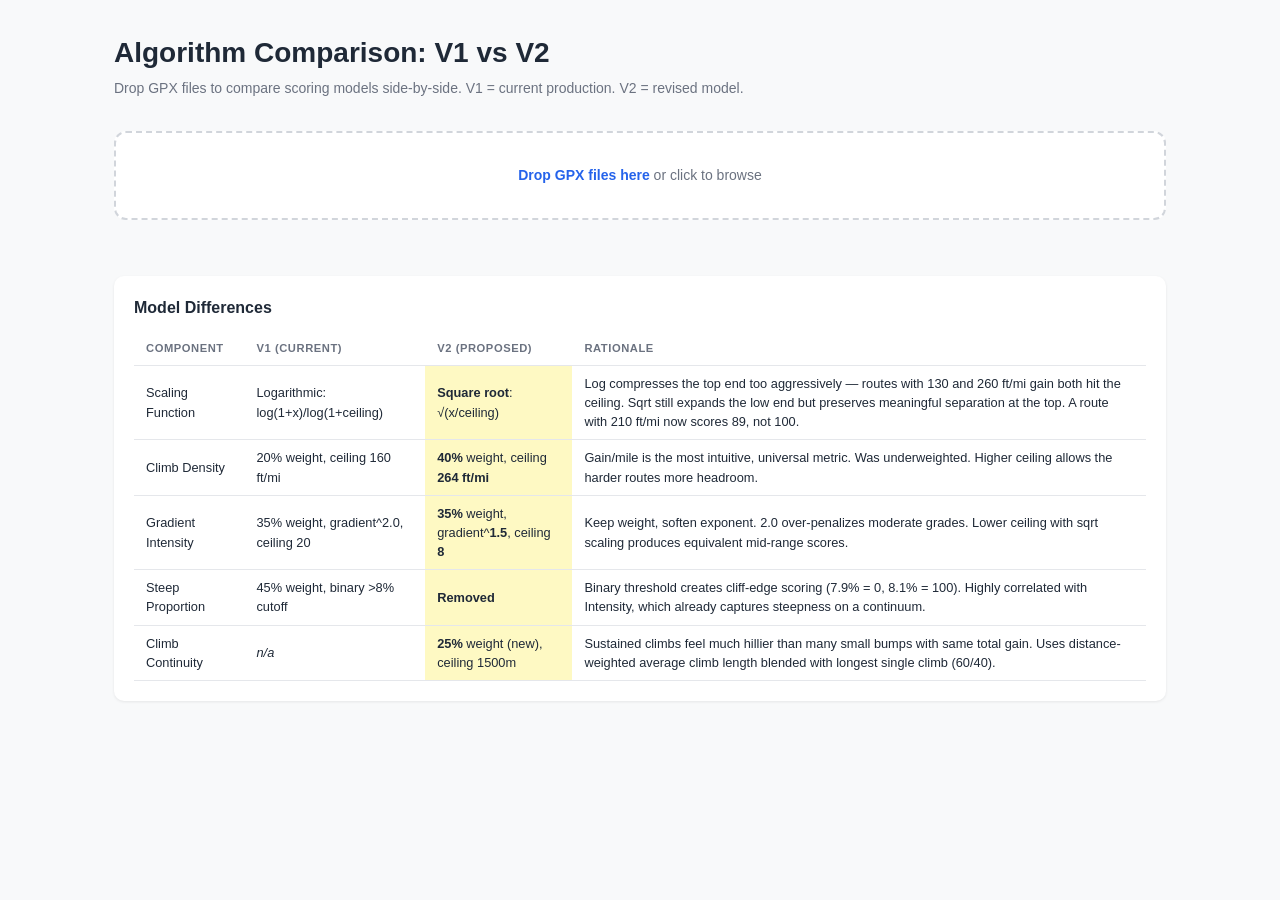
<file: v2-test.html>
<!DOCTYPE html>
<html lang="en">
<head>
<meta charset="UTF-8">
<meta name="viewport" content="width=device-width, initial-scale=1.0">
<title>Hilliness Algorithm: V1 vs V2 Comparison</title>
<style>
  *, *::before, *::after { box-sizing: border-box; margin: 0; padding: 0; }
  body {
    font-family: -apple-system, BlinkMacSystemFont, 'Segoe UI', Roboto, sans-serif;
    background: #F8F9FA;
    color: #1F2937;
    line-height: 1.5;
    min-height: 100vh;
  }
  .container { max-width: 1100px; margin: 0 auto; padding: 32px 24px; }
  h1 { font-size: 1.75rem; font-weight: 700; margin-bottom: 4px; }
  .subtitle { font-size: 0.875rem; color: #6B7280; margin-bottom: 32px; }

  .dropzone {
    border: 2px dashed #D1D5DB; border-radius: 12px; padding: 32px 24px;
    text-align: center; cursor: pointer; background: #FFF; margin-bottom: 24px;
    transition: all 0.2s;
  }
  .dropzone:hover, .dropzone.dragover { border-color: #2563EB; background: #EFF6FF; }
  .dropzone-text { font-size: 0.875rem; color: #6B7280; }
  .dropzone-text strong { color: #2563EB; }
  input[type="file"] { display: none; }

  .loaded-files { display: flex; gap: 8px; flex-wrap: wrap; margin-bottom: 24px; }
  .file-chip {
    display: inline-flex; align-items: center; gap: 6px;
    background: #FFF; border: 1px solid #E5E7EB; border-radius: 6px;
    padding: 6px 12px; font-size: 13px; color: #374151; font-weight: 500;
  }
  .file-chip .dot { width: 8px; height: 8px; border-radius: 50%; background: #059669; }
  .file-chip .remove { cursor: pointer; color: #9CA3AF; font-size: 14px; margin-left: 4px; }
  .file-chip .remove:hover { color: #EF4444; }

  /* Side-by-side comparison */
  .route-comparison { margin-bottom: 32px; }
  .route-header {
    font-size: 1.125rem; font-weight: 600; margin-bottom: 12px;
    padding-bottom: 8px; border-bottom: 2px solid #E5E7EB;
  }
  .route-meta-line { font-size: 0.8rem; color: #9CA3AF; font-weight: 400; margin-left: 8px; }

  .model-grid {
    display: grid; grid-template-columns: 1fr 1fr; gap: 16px; margin-bottom: 16px;
  }

  .model-card {
    background: #FFF; border-radius: 10px; padding: 20px;
    box-shadow: 0 1px 3px rgba(0,0,0,0.08); position: relative;
  }
  .model-card.v1 { border-top: 3px solid #6B7280; }
  .model-card.v2 { border-top: 3px solid #2563EB; }

  .model-badge {
    display: inline-block; font-size: 0.7rem; font-weight: 600;
    text-transform: uppercase; letter-spacing: 0.05em; padding: 2px 8px;
    border-radius: 4px; margin-bottom: 12px;
  }
  .model-badge.v1 { background: #F3F4F6; color: #6B7280; }
  .model-badge.v2 { background: #EFF6FF; color: #2563EB; }

  .score-row {
    display: flex; justify-content: space-between; align-items: center;
    margin-bottom: 16px;
  }
  .big-score { font-size: 3rem; font-weight: 700; line-height: 1; }
  .score-desc { font-size: 0.8rem; font-weight: 500; margin-top: 2px; }

  .components { display: grid; grid-template-columns: repeat(auto-fit, minmax(100px, 1fr)); gap: 8px; margin-bottom: 12px; }
  .comp-item { text-align: center; padding: 8px 4px; background: #F9FAFB; border-radius: 6px; }
  .comp-val { font-size: 1.25rem; font-weight: 700; color: #374151; }
  .comp-label { font-size: 0.65rem; color: #9CA3AF; margin-top: 2px; }

  .stats-row { display: flex; gap: 16px; flex-wrap: wrap; font-size: 0.8rem; color: #6B7280; }
  .stats-row .stat { }
  .stats-row .stat strong { color: #374151; }

  /* Delta highlights */
  .delta { font-size: 0.75rem; font-weight: 600; margin-left: 6px; }
  .delta.up { color: #DC2626; }
  .delta.down { color: #059669; }
  .delta.same { color: #9CA3AF; }

  /* Score colors */
  .score-flat { color: #059669; }
  .score-rolling { color: #0891B2; }
  .score-hilly { color: #D97706; }
  .score-mountainous { color: #DC2626; }

  /* Methodology comparison */
  .method-compare {
    background: #FFF; border-radius: 10px; padding: 20px;
    box-shadow: 0 1px 3px rgba(0,0,0,0.08); margin-top: 32px;
  }
  .method-compare h3 { font-size: 1rem; margin-bottom: 12px; }
  table { width: 100%; border-collapse: collapse; font-size: 0.8rem; }
  th, td { padding: 8px 12px; text-align: left; border-bottom: 1px solid #E5E7EB; }
  th { font-weight: 600; color: #6B7280; font-size: 0.7rem; text-transform: uppercase; letter-spacing: 0.05em; }
  td.changed { background: #FEF9C3; }
</style>
</head>
<body>
<div class="container">
  <h1>Algorithm Comparison: V1 vs V2</h1>
  <p class="subtitle">Drop GPX files to compare scoring models side-by-side. V1 = current production. V2 = revised model.</p>

  <div class="dropzone" id="dropzone">
    <div class="dropzone-text"><strong>Drop GPX files here</strong> or click to browse</div>
  </div>
  <input type="file" id="fileInput" accept=".gpx" multiple>

  <div class="loaded-files" id="loadedFiles"></div>
  <div id="results"></div>

  <div class="method-compare">
    <h3>Model Differences</h3>
    <table>
      <tr>
        <th>Component</th>
        <th>V1 (Current)</th>
        <th>V2 (Proposed)</th>
        <th>Rationale</th>
      </tr>
      <tr>
        <td>Scaling Function</td>
        <td>Logarithmic: log(1+x)/log(1+ceiling)</td>
        <td class="changed"><strong>Square root</strong>: &radic;(x/ceiling)</td>
        <td>Log compresses the top end too aggressively — routes with 130 and 260 ft/mi gain both hit the ceiling. Sqrt still expands the low end but preserves meaningful separation at the top. A route with 210 ft/mi now scores 89, not 100.</td>
      </tr>
      <tr>
        <td>Climb Density</td>
        <td>20% weight, ceiling 160 ft/mi</td>
        <td class="changed"><strong>40%</strong> weight, ceiling <strong>264 ft/mi</strong></td>
        <td>Gain/mile is the most intuitive, universal metric. Was underweighted. Higher ceiling allows the harder routes more headroom.</td>
      </tr>
      <tr>
        <td>Gradient Intensity</td>
        <td>35% weight, gradient^2.0, ceiling 20</td>
        <td class="changed"><strong>35%</strong> weight, gradient^<strong>1.5</strong>, ceiling <strong>8</strong></td>
        <td>Keep weight, soften exponent. 2.0 over-penalizes moderate grades. Lower ceiling with sqrt scaling produces equivalent mid-range scores.</td>
      </tr>
      <tr>
        <td>Steep Proportion</td>
        <td>45% weight, binary &gt;8% cutoff</td>
        <td class="changed"><strong>Removed</strong></td>
        <td>Binary threshold creates cliff-edge scoring (7.9% = 0, 8.1% = 100). Highly correlated with Intensity, which already captures steepness on a continuum.</td>
      </tr>
      <tr>
        <td>Climb Continuity</td>
        <td><em>n/a</em></td>
        <td class="changed"><strong>25%</strong> weight (new), ceiling 1500m</td>
        <td>Sustained climbs feel much hillier than many small bumps with same total gain. Uses distance-weighted average climb length blended with longest single climb (60/40).</td>
      </tr>
    </table>
  </div>
</div>

<script>
// ============ SHARED: GPX PARSING ============
function parseGPX(xmlString) {
  const parser = new DOMParser();
  const doc = parser.parseFromString(xmlString, 'text/xml');
  const name = doc.querySelector('trk > name')?.textContent || 'Unnamed Route';
  const trkpts = doc.querySelectorAll('trkpt');
  const points = [];
  trkpts.forEach(pt => {
    const lat = parseFloat(pt.getAttribute('lat'));
    const lon = parseFloat(pt.getAttribute('lon'));
    const ele = parseFloat(pt.querySelector('ele')?.textContent || '0');
    points.push({ lat, lon, ele });
  });
  return { name, points };
}

function haversine(lat1, lon1, lat2, lon2) {
  const R = 6371000;
  const toRad = d => d * Math.PI / 180;
  const dLat = toRad(lat2 - lat1);
  const dLon = toRad(lon2 - lon1);
  const a = Math.sin(dLat/2)**2 + Math.cos(toRad(lat1)) * Math.cos(toRad(lat2)) * Math.sin(dLon/2)**2;
  return R * 2 * Math.atan2(Math.sqrt(a), Math.sqrt(1-a));
}

function medianFilter(points, windowSize = 7) {
  const half = Math.floor(windowSize / 2);
  return points.map((p, i) => {
    const window = [];
    for (let j = Math.max(0, i - half); j <= Math.min(points.length - 1, i + half); j++) {
      window.push(points[j].ele);
    }
    window.sort((a, b) => a - b);
    return { ...p, ele: window[Math.floor(window.length / 2)] };
  });
}

function smoothElevation(points, windowSize = 5) {
  const despiked = medianFilter(points, 7);
  const half = Math.floor(windowSize / 2);
  return despiked.map((p, i) => {
    let sum = 0, count = 0;
    for (let j = Math.max(0, i - half); j <= Math.min(despiked.length - 1, i + half); j++) {
      sum += despiked[j].ele;
      count++;
    }
    return { ...p, ele: sum / count };
  });
}

function buildSegments(points, intervalM = 25) {
  const cumDists = [0];
  for (let i = 1; i < points.length; i++) {
    cumDists.push(cumDists[i-1] + haversine(points[i-1].lat, points[i-1].lon, points[i].lat, points[i].lon));
  }
  const totalDist = cumDists[cumDists.length - 1];
  const segments = [];
  let prevEle = points[0].ele;
  let ptIdx = 0;

  for (let d = intervalM; d <= totalDist; d += intervalM) {
    while (ptIdx < cumDists.length - 1 && cumDists[ptIdx + 1] < d) ptIdx++;
    const frac = (cumDists[ptIdx + 1] - cumDists[ptIdx]) > 0
      ? (d - cumDists[ptIdx]) / (cumDists[ptIdx + 1] - cumDists[ptIdx]) : 0;
    const ele = points[ptIdx].ele + frac * (points[Math.min(ptIdx + 1, points.length - 1)].ele - points[ptIdx].ele);
    const eleChange = ele - prevEle;
    const gradient = (eleChange / intervalM) * 100;
    segments.push({ dist: intervalM, eleChange, gradient, cumDist: d, startEle: prevEle, endEle: ele });
    prevEle = ele;
  }

  const remainDist = totalDist - (segments.length * intervalM);
  if (remainDist > 5) {
    const lastEle = points[points.length - 1].ele;
    segments.push({
      dist: remainDist, eleChange: lastEle - prevEle,
      gradient: ((lastEle - prevEle) / remainDist) * 100,
      cumDist: totalDist, startEle: prevEle, endEle: lastEle
    });
  }
  return segments;
}

function computeDeadBandGain(points, threshold = 3.0) {
  if (points.length === 0) return { gain: 0, loss: 0 };
  let gain = 0, loss = 0, refEle = points[0].ele;
  for (let i = 1; i < points.length; i++) {
    const diff = points[i].ele - refEle;
    if (diff >= threshold) { gain += diff; refEle = points[i].ele; }
    else if (diff <= -threshold) { loss += Math.abs(diff); refEle = points[i].ele; }
  }
  return { gain, loss };
}

// ============ V1: CURRENT PRODUCTION ALGORITHM ============
function computeV1(gpxData) {
  const smoothed = smoothElevation(gpxData.points, 5);
  const segments = buildSegments(smoothed);
  const totalDist = segments.reduce((s, seg) => s + seg.dist, 0);
  const totalDistKm = totalDist / 1000;
  const deadBand = computeDeadBandGain(smoothed, 3.0);
  const totalGain = deadBand.gain;
  const totalLoss = deadBand.loss;

  let minEle = Infinity, maxEle = -Infinity;
  let intensitySum = 0, climbDist = 0;
  const bands = {
    easy: { min: 0, max: 4, dist: 0, label: '0-4%' },
    moderate: { min: 4, max: 8, dist: 0, label: '4-8%' },
    hard: { min: 8, max: 12, dist: 0, label: '8-12%' },
    severe: { min: 12, max: Infinity, dist: 0, label: '12%+' }
  };

  segments.forEach(seg => {
    minEle = Math.min(minEle, seg.startEle, seg.endEle);
    maxEle = Math.max(maxEle, seg.startEle, seg.endEle);
    if (seg.gradient > 0.5) {
      const absGrad = Math.abs(seg.gradient);
      climbDist += seg.dist;
      intensitySum += seg.dist * Math.pow(absGrad, 2.0);
      if (absGrad < 4) bands.easy.dist += seg.dist;
      else if (absGrad < 8) bands.moderate.dist += seg.dist;
      else if (absGrad < 12) bands.hard.dist += seg.dist;
      else bands.severe.dist += seg.dist;
    }
  });

  const gainPerKm = totalDistKm > 0 ? totalGain / totalDistKm : 0;
  const densityScore = Math.min(100, Math.log(1 + gainPerKm) / Math.log(1 + 30) * 100);
  const rawIntensity = totalDist > 0 ? intensitySum / totalDist : 0;
  const intensityScore = Math.min(100, Math.log(1 + rawIntensity) / Math.log(1 + 20) * 100);
  const steepDist = bands.hard.dist + bands.severe.dist;
  const steepRatio = climbDist > 0 ? steepDist / climbDist : 0;
  const steepScore = Math.min(100, Math.log(1 + steepRatio * 100) / Math.log(1 + 50) * 100);

  const composite = Math.round(densityScore * 0.20 + intensityScore * 0.35 + steepScore * 0.45);

  let descriptor, scoreClass;
  if (composite < 15) { descriptor = 'Flat'; scoreClass = 'score-flat'; }
  else if (composite < 30) { descriptor = 'Nearly Flat'; scoreClass = 'score-flat'; }
  else if (composite < 45) { descriptor = 'Gently Rolling'; scoreClass = 'score-rolling'; }
  else if (composite < 60) { descriptor = 'Rolling'; scoreClass = 'score-rolling'; }
  else if (composite < 70) { descriptor = 'Hilly'; scoreClass = 'score-hilly'; }
  else if (composite < 82) { descriptor = 'Very Hilly'; scoreClass = 'score-hilly'; }
  else { descriptor = 'Mountainous'; scoreClass = 'score-mountainous'; }

  return {
    model: 'V1',
    composite, descriptor, scoreClass,
    components: {
      'Climb Density': { score: Math.round(densityScore), weight: '20%' },
      'Intensity': { score: Math.round(intensityScore), weight: '35%' },
      'Steep %': { score: Math.round(steepScore), weight: '45%' }
    },
    totalDist: totalDistKm, totalGain, totalLoss, minEle, maxEle,
    gainPerKm, gainPerMile: gainPerKm * 3.28084 * 1.60934
  };
}

// ============ V2: REVISED ALGORITHM ============
// Changes:
// 1. Climb Density: 20% -> 40% (most intuitive metric, was underweighted)
// 2. Gradient Intensity: 35%, exponent 2.0 -> 1.5 (soften; 2.0 over-penalizes moderate grades)
// 3. Steep Proportion: REMOVED (binary threshold, correlated with intensity)
// 4. Climb Continuity: NEW 25% (sustained climbs feel much hillier than equivalent small bumps)
function computeV2(gpxData) {
  const smoothed = smoothElevation(gpxData.points, 5);
  const segments = buildSegments(smoothed);
  const totalDist = segments.reduce((s, seg) => s + seg.dist, 0);
  const totalDistKm = totalDist / 1000;
  const deadBand = computeDeadBandGain(smoothed, 3.0);
  const totalGain = deadBand.gain;
  const totalLoss = deadBand.loss;

  let minEle = Infinity, maxEle = -Infinity;
  let intensitySum = 0, climbDist = 0;

  // Track individual climbs for continuity scoring
  let climbs = []; // array of { gain, dist } for each continuous climb
  let currentClimbGain = 0;
  let currentClimbDist = 0;
  let inClimb = false;

  segments.forEach(seg => {
    minEle = Math.min(minEle, seg.startEle, seg.endEle);
    maxEle = Math.max(maxEle, seg.startEle, seg.endEle);

    if (seg.gradient > 0.5) {
      const absGrad = seg.gradient;
      climbDist += seg.dist;
      // V2: exponent 1.5 instead of 2.0
      intensitySum += seg.dist * Math.pow(absGrad, 1.5);

      // Track continuous climbs
      currentClimbGain += seg.eleChange;
      currentClimbDist += seg.dist;
      inClimb = true;
    } else {
      // End of climb — save if meaningful
      if (inClimb && currentClimbGain > 2) { // >2m gain = real climb
        climbs.push({ gain: currentClimbGain, dist: currentClimbDist });
      }
      currentClimbGain = 0;
      currentClimbDist = 0;
      inClimb = false;
    }
  });
  // Don't forget the last climb if route ends climbing
  if (inClimb && currentClimbGain > 2) {
    climbs.push({ gain: currentClimbGain, dist: currentClimbDist });
  }

  const gainPerKm = totalDistKm > 0 ? totalGain / totalDistKm : 0;

  // ---- Component 1: Climb Density — 40% weight (was 20%) ----
  // Square-root scaling: still compresses bottom end but preserves top-end separation
  // Ceiling: 50 m/km (~260 ft/mi) = score 100
  const densityCeiling = 50;
  const densityScore = Math.min(100, Math.sqrt(gainPerKm / densityCeiling) * 100);

  // ---- Component 2: Gradient Intensity — 35% weight ----
  // Softer exponent (1.5 vs 2.0), sqrt scaling
  const rawIntensity = totalDist > 0 ? intensitySum / totalDist : 0;
  // Ceiling: 8 (sqrt scaling keeps top end spread out)
  const intensityCeiling = 8;
  const intensityScore = Math.min(100, Math.sqrt(rawIntensity / intensityCeiling) * 100);

  // ---- Component 3: Climb Continuity — 25% weight (NEW) ----
  // Measures how sustained the climbs are.
  // Uses the distance-weighted average climb length.
  // A route with one 2km climb scores higher than one with twenty 100m bumps
  // even if total climbing distance is the same.
  let continuityScore = 0;
  if (climbs.length > 0) {
    // Weighted average climb distance (weight = each climb's distance)
    // This naturally emphasizes longer climbs
    const CONTINUITY_EXPONENT = 1.3;
    const totalClimbDist = climbs.reduce((s, c) => s + c.dist, 0);
    const powerSum = climbs.reduce((s, c) => s + Math.pow(c.dist, CONTINUITY_EXPONENT), 0);
    const continuityMetric = powerSum / (totalClimbDist || 1);
    // Ceiling: 500 (a single ~1.5km sustained climb produces ~500 with p=1.3)
    const continuityCeiling = 500;
    continuityScore = Math.min(100, Math.sqrt(continuityMetric / continuityCeiling) * 100);
  }

  // ---- Composite Score ----
  const composite = Math.round(
    densityScore * 0.40 +
    intensityScore * 0.35 +
    continuityScore * 0.25
  );

  let descriptor, scoreClass;
  if (composite < 15) { descriptor = 'Flat'; scoreClass = 'score-flat'; }
  else if (composite < 30) { descriptor = 'Nearly Flat'; scoreClass = 'score-flat'; }
  else if (composite < 45) { descriptor = 'Gently Rolling'; scoreClass = 'score-rolling'; }
  else if (composite < 60) { descriptor = 'Rolling'; scoreClass = 'score-rolling'; }
  else if (composite < 70) { descriptor = 'Hilly'; scoreClass = 'score-hilly'; }
  else if (composite < 82) { descriptor = 'Very Hilly'; scoreClass = 'score-hilly'; }
  else { descriptor = 'Mountainous'; scoreClass = 'score-mountainous'; }

  return {
    model: 'V2',
    composite, descriptor, scoreClass,
    components: {
      'Climb Density': { score: Math.round(densityScore), weight: '40%' },
      'Intensity': { score: Math.round(intensityScore), weight: '35%' },
      'Continuity': { score: Math.round(continuityScore), weight: '25%' }
    },
    totalDist: totalDistKm, totalGain, totalLoss, minEle, maxEle,
    gainPerKm, gainPerMile: gainPerKm * 3.28084 * 1.60934,
    climbs
  };
}

// ============ RENDERING ============
function renderResults(allResults) {
  const container = document.getElementById('results');
  container.innerHTML = '';

  allResults.forEach(({ gpxData, v1, v2 }) => {
    const div = document.createElement('div');
    div.className = 'route-comparison';

    const delta = v2.composite - v1.composite;
    const deltaStr = delta > 0 ? `+${delta}` : `${delta}`;
    const deltaClass = delta > 0 ? 'up' : delta < 0 ? 'down' : 'same';

    div.innerHTML = `
      <div class="route-header">
        ${v1.totalDist > 0 ? v1.composite : '?'} → ${v2.composite}
        <span class="delta ${deltaClass}">(${deltaStr})</span>
        &nbsp; ${gpxData.name}
        <span class="route-meta-line">${(v1.totalDist * 0.621371).toFixed(2)} mi · ${(v1.totalGain * 3.28084).toFixed(0)} ft gain · ${v1.gainPerMile.toFixed(0)} ft/mi</span>
      </div>
      <div class="model-grid">
        ${renderModelCard(v1)}
        ${renderModelCard(v2)}
      </div>
    `;
    container.appendChild(div);
  });
}

function renderModelCard(result) {
  const isV2 = result.model === 'V2';
  const tag = isV2 ? 'v2' : 'v1';

  const comps = Object.entries(result.components).map(([name, { score, weight }]) => `
    <div class="comp-item">
      <div class="comp-val">${score}</div>
      <div class="comp-label">${name} (${weight})</div>
    </div>
  `).join('');

  return `
    <div class="model-card ${tag}">
      <span class="model-badge ${tag}">${result.model}${isV2 ? ' — Proposed' : ' — Current'}</span>
      <div class="score-row">
        <div>
          <div class="big-score ${result.scoreClass}">${result.composite}</div>
          <div class="score-desc ${result.scoreClass}">${result.descriptor}</div>
        </div>
      </div>
      <div class="components">${comps}</div>
      <div class="stats-row">
        <div class="stat"><strong>${(result.totalGain * 3.28084).toFixed(0)}</strong> ft gain</div>
        <div class="stat"><strong>${result.gainPerMile.toFixed(0)}</strong> ft/mi</div>
        <div class="stat"><strong>${(result.totalDist * 0.621371).toFixed(2)}</strong> mi</div>
      </div>
    </div>
  `;
}

// ============ FILE HANDLING ============
const loadedRoutes = [];

function handleFiles(files) {
  Array.from(files).forEach(file => {
    if (!file.name.endsWith('.gpx')) return;
    const reader = new FileReader();
    reader.onload = e => {
      const gpxData = parseGPX(e.target.result);
      const v1 = computeV1(gpxData);
      const v2 = computeV2(gpxData);
      loadedRoutes.push({ gpxData, v1, v2 });
      updateUI();
    };
    reader.readAsText(file);
  });
}

function updateUI() {
  const chipsDiv = document.getElementById('loadedFiles');
  chipsDiv.innerHTML = '';
  loadedRoutes.forEach((r, i) => {
    const chip = document.createElement('div');
    chip.className = 'file-chip';
    chip.innerHTML = `<span class="dot"></span>${r.gpxData.name}<span class="remove" data-idx="${i}">&times;</span>`;
    chipsDiv.appendChild(chip);
  });
  chipsDiv.querySelectorAll('.remove').forEach(btn => {
    btn.addEventListener('click', e => {
      loadedRoutes.splice(parseInt(e.target.dataset.idx), 1);
      updateUI();
    });
  });
  if (loadedRoutes.length > 0) renderResults(loadedRoutes);
  else document.getElementById('results').innerHTML = '';
}

// ============ EVENT LISTENERS ============
const dropzone = document.getElementById('dropzone');
const fileInput = document.getElementById('fileInput');
dropzone.addEventListener('click', () => fileInput.click());
dropzone.addEventListener('dragover', e => { e.preventDefault(); dropzone.classList.add('dragover'); });
dropzone.addEventListener('dragleave', () => dropzone.classList.remove('dragover'));
dropzone.addEventListener('drop', e => { e.preventDefault(); dropzone.classList.remove('dragover'); handleFiles(e.dataTransfer.files); });
fileInput.addEventListener('change', e => handleFiles(e.target.files));
</script>
</body>
</html>
</file>
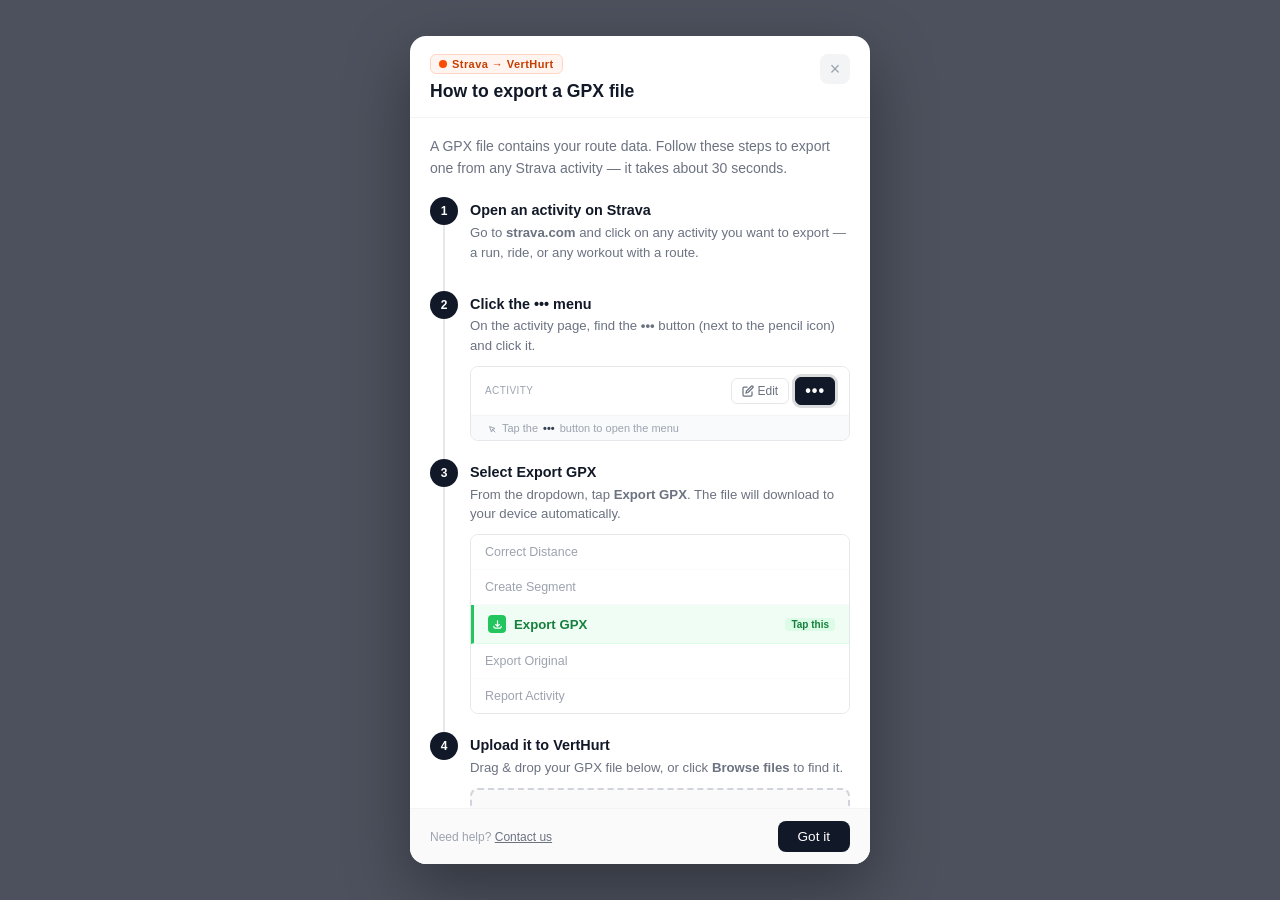
<file: static/help-gpx-strava.html>
<!DOCTYPE html>
<html lang="en">
<head>
  <meta charset="UTF-8">
  <meta name="viewport" content="width=device-width, initial-scale=1.0">
  <title>How to Download a GPX from Strava | VertHurt Help</title>
  <style>
    *, *::before, *::after { box-sizing: border-box; margin: 0; padding: 0; }

    /* Page backdrop — simulates modal overlay */
    body {
      font-family: -apple-system, BlinkMacSystemFont, "Segoe UI", Roboto, Helvetica, Arial, sans-serif;
      background: rgba(17, 24, 39, 0.75);
      display: flex;
      align-items: center;
      justify-content: center;
      min-height: 100vh;
      padding: 16px;
      -webkit-font-smoothing: antialiased;
    }

    /* ── Modal ── */
    .modal {
      background: #ffffff;
      border-radius: 16px;
      width: 100%;
      max-width: 460px;
      max-height: 92vh;
      display: flex;
      flex-direction: column;
      box-shadow: 0 24px 64px rgba(0,0,0,0.35);
      overflow: hidden;
    }

    /* ── Header ── */
    .modal-header {
      padding: 18px 20px 14px;
      border-bottom: 1px solid #f3f4f6;
      display: flex;
      align-items: flex-start;
      justify-content: space-between;
      gap: 12px;
      flex-shrink: 0;
    }

    .strava-badge {
      display: inline-flex;
      align-items: center;
      gap: 5px;
      background: #fff4f0;
      border: 1px solid #ffd5c5;
      border-radius: 6px;
      padding: 3px 8px;
      margin-bottom: 6px;
    }

    .strava-dot {
      width: 8px; height: 8px;
      border-radius: 50%;
      background: #fc4c02;
    }

    .strava-badge span {
      font-size: 11px;
      font-weight: 600;
      color: #c73d00;
      letter-spacing: 0.04em;
    }

    .modal-header h2 {
      font-size: 1.1rem;
      font-weight: 700;
      color: #111827;
      line-height: 1.3;
    }

    .close-btn {
      background: #f3f4f6;
      border: none;
      border-radius: 8px;
      width: 30px; height: 30px;
      display: flex; align-items: center; justify-content: center;
      cursor: pointer;
      flex-shrink: 0;
      color: #9ca3af;
      font-size: 18px;
      line-height: 1;
      transition: background 0.15s, color 0.15s;
    }
    .close-btn:hover { background: #e5e7eb; color: #374151; }

    /* ── Body ── */
    .modal-body {
      overflow-y: auto;
      padding: 18px 20px;
      flex: 1;
    }

    .intro {
      font-size: 0.875rem;
      color: #6b7280;
      line-height: 1.55;
      margin-bottom: 18px;
    }

    /* ── Steps ── */
    .steps { display: flex; flex-direction: column; }

    .step {
      display: flex;
      gap: 12px;
      padding-bottom: 18px;
      position: relative;
    }

    .step:not(:last-child)::before {
      content: '';
      position: absolute;
      left: 13px;
      top: 28px;
      bottom: 0;
      width: 2px;
      background: #e5e7eb;
    }

    .step-num {
      flex-shrink: 0;
      width: 28px; height: 28px;
      border-radius: 50%;
      background: #111827;
      color: #fff;
      font-size: 0.75rem;
      font-weight: 700;
      display: flex; align-items: center; justify-content: center;
      position: relative;
      z-index: 1;
    }

    .step-body { flex: 1; padding-top: 4px; }

    .step-title {
      font-size: 0.9rem;
      font-weight: 600;
      color: #111827;
      margin-bottom: 3px;
      line-height: 1.3;
    }

    .step-desc {
      font-size: 0.825rem;
      color: #6b7280;
      line-height: 1.5;
      margin-bottom: 10px;
    }

    /* ── UI Mockups ── */
    .mockup {
      border-radius: 8px;
      border: 1px solid #e5e7eb;
      overflow: hidden;
      background: #fff;
    }

    /* Strava activity toolbar mockup (step 2) */
    .strava-toolbar {
      background: #fff;
      padding: 10px 14px;
      display: flex;
      align-items: center;
      gap: 6px;
      border-bottom: 1px solid #f3f4f6;
    }

    .strava-toolbar-label {
      font-size: 10px;
      color: #9ca3af;
      margin-right: auto;
      letter-spacing: 0.04em;
      text-transform: uppercase;
      font-weight: 500;
    }

    .tb-btn {
      border: 1px solid #e5e7eb;
      background: #fff;
      border-radius: 6px;
      padding: 5px 10px;
      font-size: 12px;
      color: #374151;
      cursor: pointer;
      display: flex; align-items: center; gap: 4px;
    }

    .tb-btn.pencil { color: #6b7280; }

    .tb-btn.dots {
      font-size: 16px;
      font-weight: 700;
      letter-spacing: 1px;
      color: #374151;
      background: #f3f4f6;
      border-color: #d1d5db;
      padding: 4px 9px;
    }

    .tb-btn.dots.highlighted {
      background: #111827;
      color: #fff;
      border-color: #111827;
      box-shadow: 0 0 0 3px rgba(17,24,39,0.15);
    }

    .tap-hint {
      background: #f9fafb;
      padding: 6px 14px;
      font-size: 11px;
      color: #9ca3af;
      display: flex;
      align-items: center;
      gap: 5px;
    }

    .tap-hint svg { width: 12px; height: 12px; flex-shrink: 0; }

    /* Strava dropdown mockup (step 3) */
    .strava-dropdown {
      background: #fff;
    }

    .dropdown-item {
      padding: 10px 14px;
      font-size: 0.825rem;
      color: #374151;
      border-bottom: 1px solid #f9fafb;
      display: flex;
      align-items: center;
      gap: 8px;
    }

    .dropdown-item:last-child { border-bottom: none; }

    .dropdown-item.muted { color: #9ca3af; font-size: 0.78rem; }

    .dropdown-item.export-gpx {
      background: #f0fdf4;
      color: #15803d;
      font-weight: 600;
      border-left: 3px solid #22c55e;
      border-bottom: 1px solid #dcfce7;
    }

    .dropdown-item.export-gpx .item-icon {
      width: 18px; height: 18px;
      background: #22c55e;
      border-radius: 4px;
      display: flex; align-items: center; justify-content: center;
      flex-shrink: 0;
    }

    .dropdown-item .item-icon svg { width: 11px; height: 11px; }

    .dropdown-tag {
      margin-left: auto;
      background: #dcfce7;
      color: #15803d;
      font-size: 10px;
      font-weight: 600;
      padding: 1px 6px;
      border-radius: 4px;
    }

    /* Upload zone mockup (step 4) */
    .upload-zone {
      margin: 0;
      padding: 20px 16px;
      border: 2px dashed #d1d5db;
      border-radius: 8px;
      background: #fafafa;
      text-align: center;
      display: flex;
      flex-direction: column;
      align-items: center;
      gap: 6px;
    }

    .upload-zone svg { width: 28px; height: 28px; color: #9ca3af; }

    .upload-zone .uz-title {
      font-size: 0.825rem;
      font-weight: 600;
      color: #374151;
    }

    .upload-zone .uz-sub {
      font-size: 0.75rem;
      color: #9ca3af;
    }

    .uz-btn {
      margin-top: 4px;
      padding: 6px 14px;
      background: #111827;
      color: #fff;
      border: none;
      border-radius: 6px;
      font-size: 0.78rem;
      font-weight: 500;
      cursor: pointer;
    }

    /* ── Footer ── */
    .modal-footer {
      padding: 12px 20px;
      border-top: 1px solid #f3f4f6;
      flex-shrink: 0;
      display: flex;
      align-items: center;
      justify-content: space-between;
      gap: 12px;
      background: #fafafa;
    }

    .footer-hint {
      font-size: 0.75rem;
      color: #9ca3af;
    }

    .footer-hint a { color: #6b7280; text-decoration: underline; }

    .btn-primary {
      padding: 8px 20px;
      background: #111827;
      color: white;
      border: none;
      border-radius: 8px;
      font-size: 0.85rem;
      font-weight: 500;
      cursor: pointer;
      white-space: nowrap;
      transition: background 0.15s;
    }
    .btn-primary:hover { background: #374151; }
  </style>
</head>
<body>

  <div class="modal" role="dialog" aria-modal="true" aria-labelledby="modal-title">

    <!-- Header -->
    <div class="modal-header">
      <div>
        <div class="strava-badge">
          <div class="strava-dot"></div>
          <span>Strava → VertHurt</span>
        </div>
        <h2 id="modal-title">How to export a GPX file</h2>
      </div>
      <button class="close-btn" aria-label="Close">&times;</button>
    </div>

    <!-- Content -->
    <div class="modal-body">

      <p class="intro">A GPX file contains your route data. Follow these steps to export one from any Strava activity — it takes about 30 seconds.</p>

      <div class="steps">

        <!-- Step 1 -->
        <div class="step">
          <div class="step-num">1</div>
          <div class="step-body">
            <div class="step-title">Open an activity on Strava</div>
            <p class="step-desc">Go to <strong>strava.com</strong> and click on any activity you want to export — a run, ride, or any workout with a route.</p>
          </div>
        </div>

        <!-- Step 2 -->
        <div class="step">
          <div class="step-num">2</div>
          <div class="step-body">
            <div class="step-title">Click the <strong>•••</strong> menu</div>
            <p class="step-desc">On the activity page, find the <strong>•••</strong> button (next to the pencil icon) and click it.</p>
            <div class="mockup">
              <div class="strava-toolbar">
                <span class="strava-toolbar-label">Activity</span>
                <button class="tb-btn pencil" aria-label="Edit">
                  <svg width="12" height="12" viewBox="0 0 24 24" fill="none" stroke="currentColor" stroke-width="2.5"><path d="M11 4H4a2 2 0 00-2 2v14a2 2 0 002 2h14a2 2 0 002-2v-7"/><path d="M18.5 2.5a2.121 2.121 0 013 3L12 15l-4 1 1-4 9.5-9.5z"/></svg>
                  Edit
                </button>
                <button class="tb-btn dots highlighted" aria-label="More options">•••</button>
              </div>
              <div class="tap-hint">
                <svg viewBox="0 0 24 24" fill="none" stroke="#9ca3af" stroke-width="2"><path d="M15 15l-2 5L9 9l11 4-5 2zm0 0l5 5" stroke-linecap="round" stroke-linejoin="round"/></svg>
                Tap the <strong style="color:#374151">•••</strong> button to open the menu
              </div>
            </div>
          </div>
        </div>

        <!-- Step 3 -->
        <div class="step">
          <div class="step-num">3</div>
          <div class="step-body">
            <div class="step-title">Select <strong>Export GPX</strong></div>
            <p class="step-desc">From the dropdown, tap <strong>Export GPX</strong>. The file will download to your device automatically.</p>
            <div class="mockup">
              <div class="strava-dropdown">
                <div class="dropdown-item muted">Correct Distance</div>
                <div class="dropdown-item muted">Create Segment</div>
                <div class="dropdown-item export-gpx">
                  <div class="item-icon">
                    <svg viewBox="0 0 24 24" fill="none" stroke="white" stroke-width="2.5"><path d="M4 16v1a3 3 0 003 3h10a3 3 0 003-3v-1m-4-4l-4 4m0 0l-4-4m4 4V4" stroke-linecap="round" stroke-linejoin="round"/></svg>
                  </div>
                  Export GPX
                  <span class="dropdown-tag">Tap this</span>
                </div>
                <div class="dropdown-item muted">Export Original</div>
                <div class="dropdown-item muted">Report Activity</div>
              </div>
            </div>
          </div>
        </div>

        <!-- Step 4 -->
        <div class="step">
          <div class="step-num">4</div>
          <div class="step-body">
            <div class="step-title">Upload it to VertHurt</div>
            <p class="step-desc">Drag &amp; drop your GPX file below, or click <strong>Browse files</strong> to find it.</p>
            <div class="upload-zone">
              <svg viewBox="0 0 24 24" fill="none" stroke="currentColor" stroke-width="1.5"><path d="M7 16a4 4 0 01-.88-7.903A5 5 0 1115.9 6L16 6a5 5 0 011 9.9M15 13l-3-3m0 0l-3 3m3-3v12" stroke-linecap="round" stroke-linejoin="round"/></svg>
              <span class="uz-title">Drop your .gpx file here</span>
              <span class="uz-sub">or</span>
              <button class="uz-btn">Browse files</button>
            </div>
          </div>
        </div>

      </div>
    </div>

    <!-- Footer -->
    <div class="modal-footer">
      <p class="footer-hint">Need help? <a href="mailto:support@verthurt.com">Contact us</a></p>
      <button class="btn-primary">Got it</button>
    </div>

  </div>

</body>
</html>
</file>
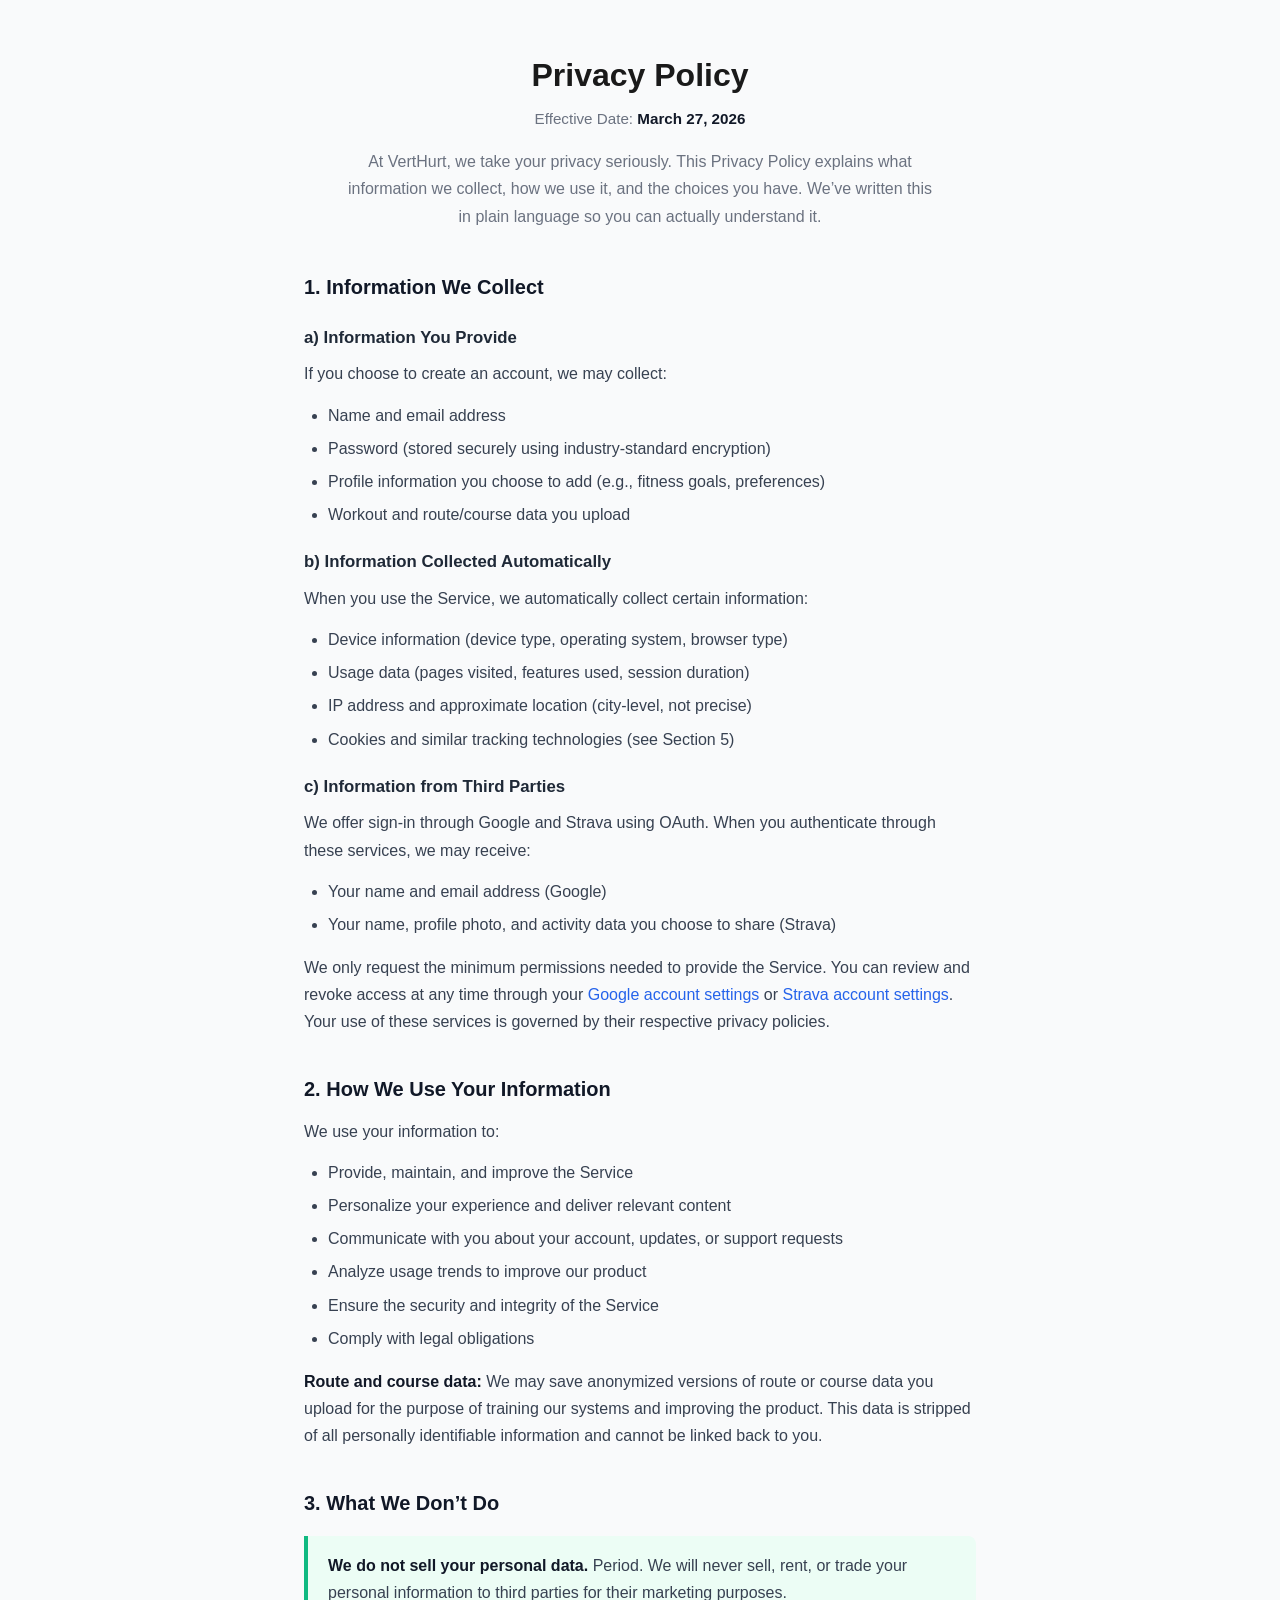
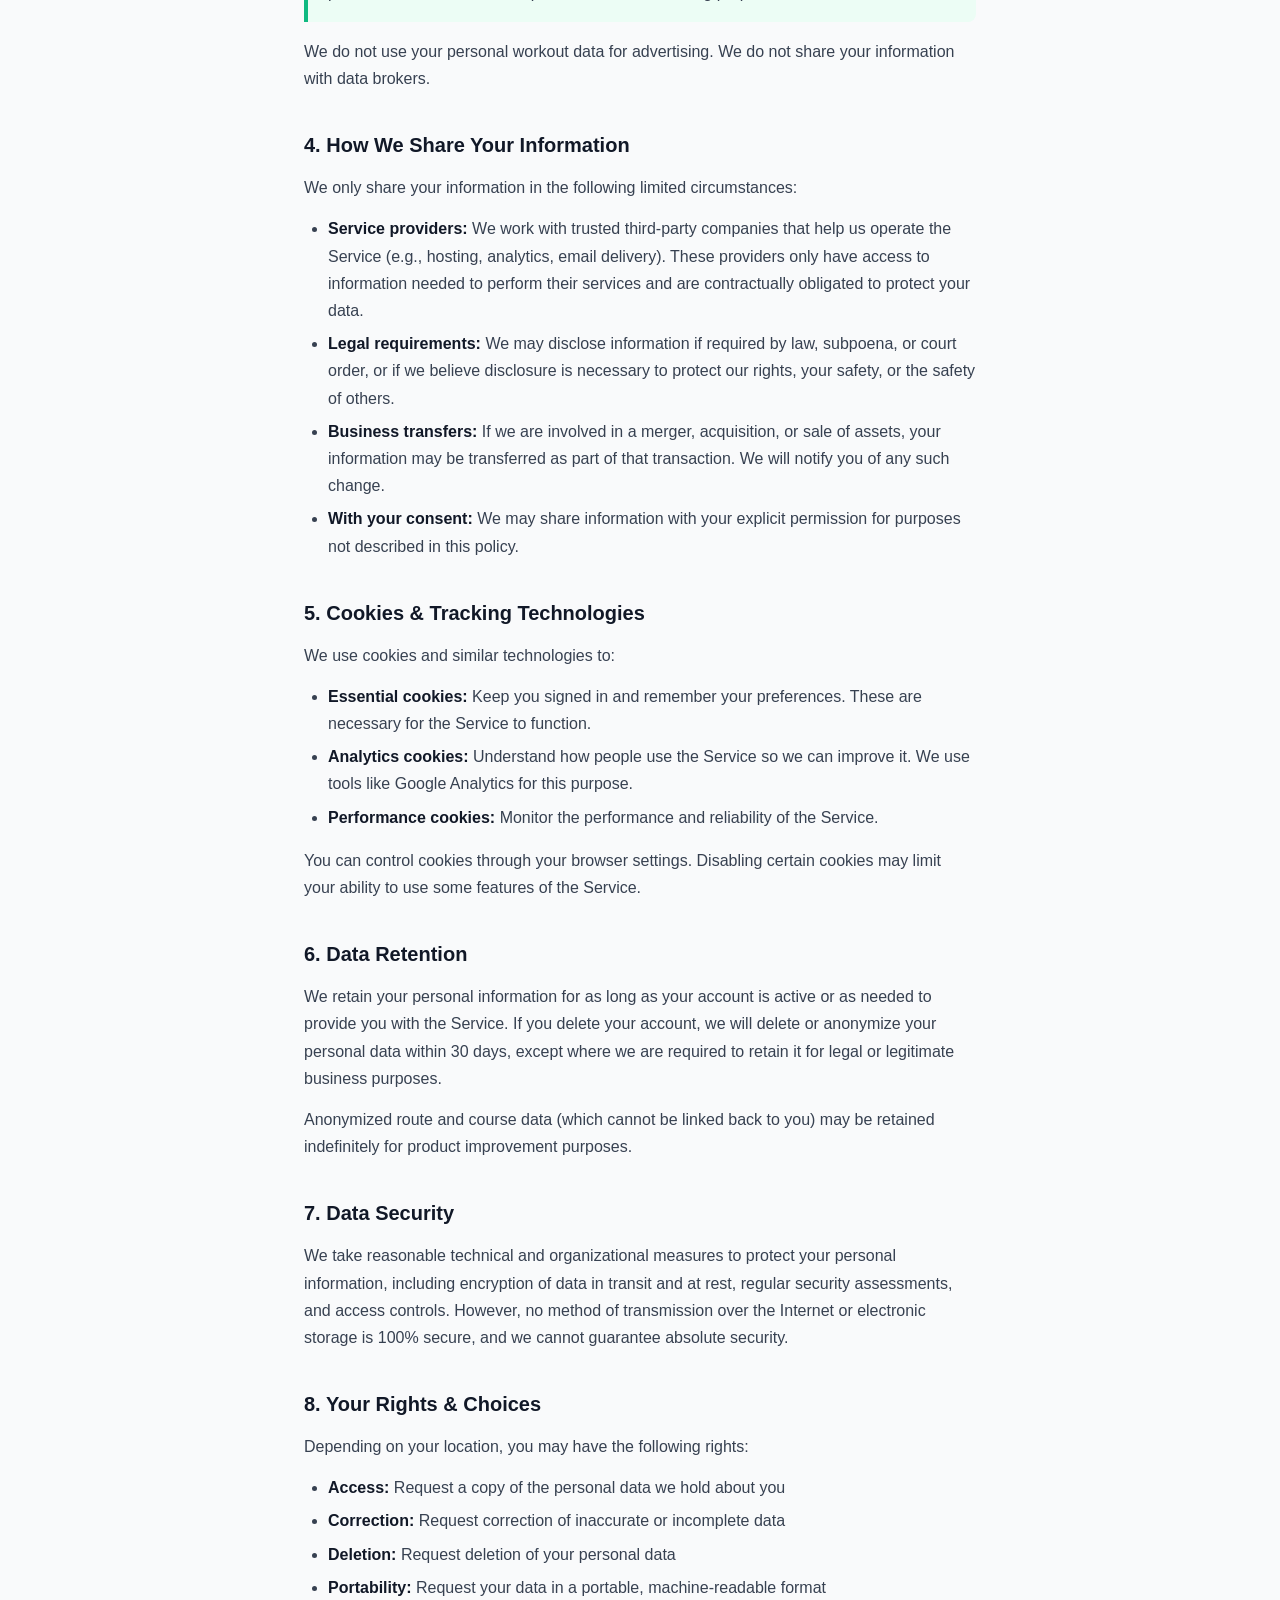
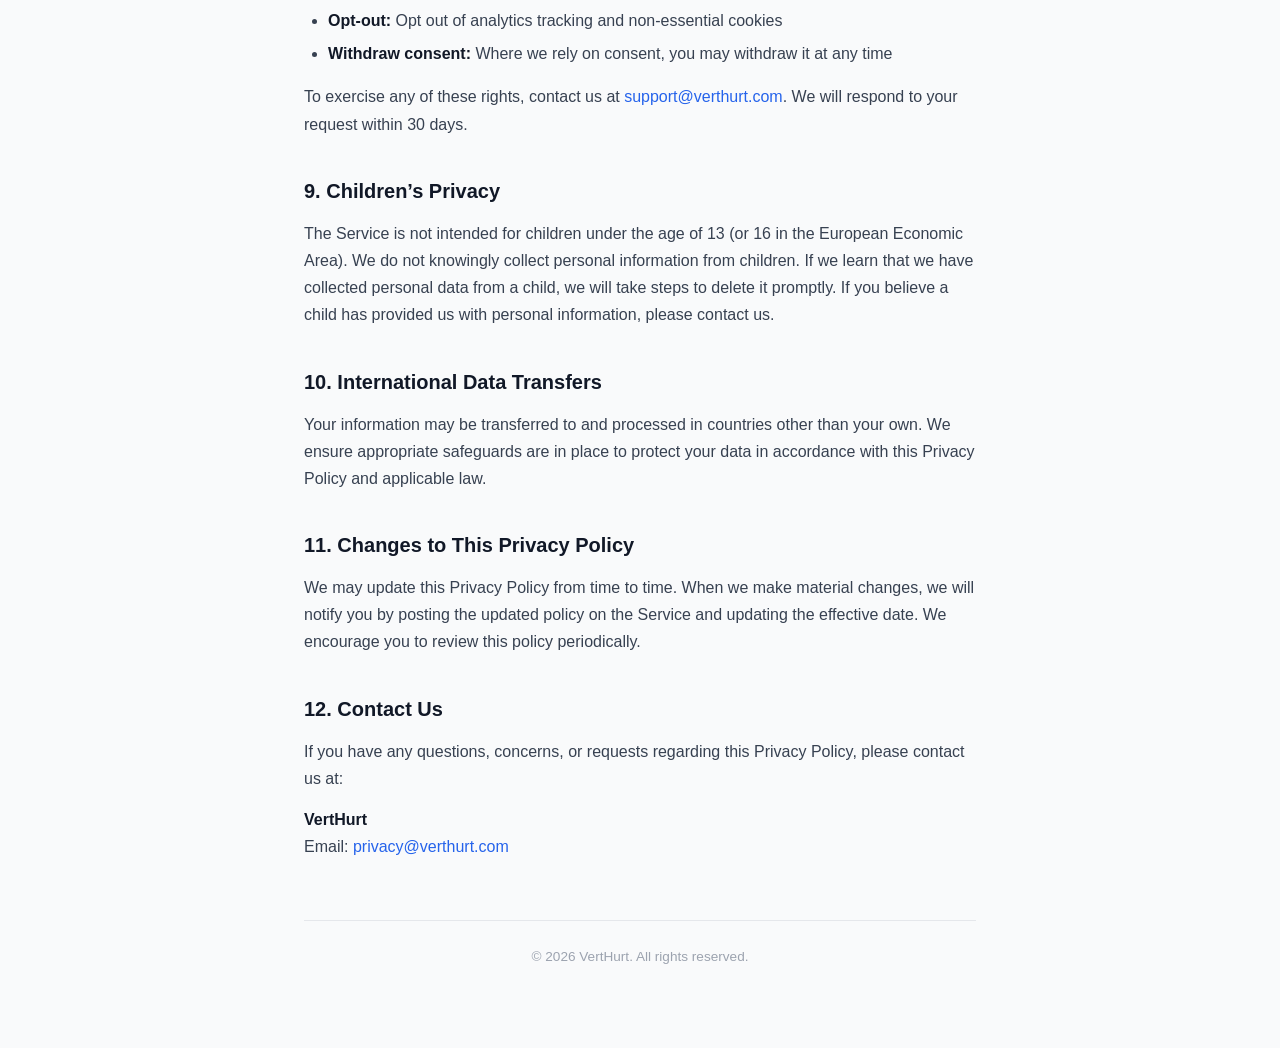
<file: static/privacy.html>
<!DOCTYPE html>
<html lang="en">
<head>
  <meta charset="UTF-8">
  <meta name="viewport" content="width=device-width, initial-scale=1.0">
  <title>Privacy Policy | VertHurt</title>
  <style>
    *, *::before, *::after { box-sizing: border-box; margin: 0; padding: 0; }

    body {
      font-family: -apple-system, BlinkMacSystemFont, "Segoe UI", Roboto, Helvetica, Arial, sans-serif;
      color: #1a1a1a;
      background: #f9fafb;
      line-height: 1.7;
      -webkit-font-smoothing: antialiased;
    }

    .container {
      max-width: 720px;
      margin: 0 auto;
      padding: 48px 24px 80px;
    }

    h1 {
      font-size: 2rem;
      font-weight: 700;
      text-align: center;
      margin-bottom: 4px;
    }

    .effective-date {
      text-align: center;
      color: #6b7280;
      font-size: 0.95rem;
      margin-bottom: 16px;
    }

    .intro {
      text-align: center;
      color: #6b7280;
      font-size: 1rem;
      margin-bottom: 40px;
      max-width: 600px;
      margin-left: auto;
      margin-right: auto;
    }

    h2 {
      font-size: 1.25rem;
      font-weight: 600;
      margin-top: 36px;
      margin-bottom: 12px;
      color: #111827;
    }

    h3 {
      font-size: 1.05rem;
      font-weight: 600;
      margin-top: 20px;
      margin-bottom: 8px;
      color: #1f2937;
    }

    p {
      margin-bottom: 14px;
      font-size: 1rem;
      color: #374151;
    }

    ul {
      margin: 8px 0 16px 24px;
      padding: 0;
    }

    ul li {
      margin-bottom: 6px;
      font-size: 1rem;
      color: #374151;
    }

    strong { color: #111827; }

    .highlight-box {
      background: #ecfdf5;
      border-left: 4px solid #10b981;
      padding: 16px 20px;
      border-radius: 0 8px 8px 0;
      margin: 16px 0;
    }

    .highlight-box p { margin-bottom: 0; }

    a { color: #2563eb; text-decoration: none; }
    a:hover { text-decoration: underline; }

    footer {
      text-align: center;
      color: #9ca3af;
      font-size: 0.85rem;
      margin-top: 60px;
      padding-top: 24px;
      border-top: 1px solid #e5e7eb;
    }
  </style>
</head>
<body>
  <div class="container">
    <h1>Privacy Policy</h1>
    <p class="effective-date">Effective Date: <strong>March 27, 2026</strong></p>
    <p class="intro">At VertHurt, we take your privacy seriously. This Privacy Policy explains what information we collect, how we use it, and the choices you have. We&rsquo;ve written this in plain language so you can actually understand it.</p>

    <h2>1. Information We Collect</h2>

    <h3>a) Information You Provide</h3>
    <p>If you choose to create an account, we may collect:</p>
    <ul>
      <li>Name and email address</li>
      <li>Password (stored securely using industry-standard encryption)</li>
      <li>Profile information you choose to add (e.g., fitness goals, preferences)</li>
      <li>Workout and route/course data you upload</li>
    </ul>

    <h3>b) Information Collected Automatically</h3>
    <p>When you use the Service, we automatically collect certain information:</p>
    <ul>
      <li>Device information (device type, operating system, browser type)</li>
      <li>Usage data (pages visited, features used, session duration)</li>
      <li>IP address and approximate location (city-level, not precise)</li>
      <li>Cookies and similar tracking technologies (see Section 5)</li>
    </ul>

    <h3>c) Information from Third Parties</h3>
    <p>We offer sign-in through Google and Strava using OAuth. When you authenticate through these services, we may receive:</p>
    <ul>
      <li>Your name and email address (Google)</li>
      <li>Your name, profile photo, and activity data you choose to share (Strava)</li>
    </ul>
    <p>We only request the minimum permissions needed to provide the Service. You can review and revoke access at any time through your <a href="https://myaccount.google.com/permissions" target="_blank" rel="noopener">Google account settings</a> or <a href="https://www.strava.com/settings/apps" target="_blank" rel="noopener">Strava account settings</a>. Your use of these services is governed by their respective privacy policies.</p>

    <h2>2. How We Use Your Information</h2>
    <p>We use your information to:</p>
    <ul>
      <li>Provide, maintain, and improve the Service</li>
      <li>Personalize your experience and deliver relevant content</li>
      <li>Communicate with you about your account, updates, or support requests</li>
      <li>Analyze usage trends to improve our product</li>
      <li>Ensure the security and integrity of the Service</li>
      <li>Comply with legal obligations</li>
    </ul>
    <p><strong>Route and course data:</strong> We may save anonymized versions of route or course data you upload for the purpose of training our systems and improving the product. This data is stripped of all personally identifiable information and cannot be linked back to you.</p>

    <h2>3. What We Don&rsquo;t Do</h2>
    <div class="highlight-box">
      <p><strong>We do not sell your personal data.</strong> Period. We will never sell, rent, or trade your personal information to third parties for their marketing purposes.</p>
    </div>
    <p>We do not use your personal workout data for advertising. We do not share your information with data brokers.</p>

    <h2>4. How We Share Your Information</h2>
    <p>We only share your information in the following limited circumstances:</p>
    <ul>
      <li><strong>Service providers:</strong> We work with trusted third-party companies that help us operate the Service (e.g., hosting, analytics, email delivery). These providers only have access to information needed to perform their services and are contractually obligated to protect your data.</li>
      <li><strong>Legal requirements:</strong> We may disclose information if required by law, subpoena, or court order, or if we believe disclosure is necessary to protect our rights, your safety, or the safety of others.</li>
      <li><strong>Business transfers:</strong> If we are involved in a merger, acquisition, or sale of assets, your information may be transferred as part of that transaction. We will notify you of any such change.</li>
      <li><strong>With your consent:</strong> We may share information with your explicit permission for purposes not described in this policy.</li>
    </ul>

    <h2>5. Cookies &amp; Tracking Technologies</h2>
    <p>We use cookies and similar technologies to:</p>
    <ul>
      <li><strong>Essential cookies:</strong> Keep you signed in and remember your preferences. These are necessary for the Service to function.</li>
      <li><strong>Analytics cookies:</strong> Understand how people use the Service so we can improve it. We use tools like Google Analytics for this purpose.</li>
      <li><strong>Performance cookies:</strong> Monitor the performance and reliability of the Service.</li>
    </ul>
    <p>You can control cookies through your browser settings. Disabling certain cookies may limit your ability to use some features of the Service.</p>

    <h2>6. Data Retention</h2>
    <p>We retain your personal information for as long as your account is active or as needed to provide you with the Service. If you delete your account, we will delete or anonymize your personal data within 30 days, except where we are required to retain it for legal or legitimate business purposes.</p>
    <p>Anonymized route and course data (which cannot be linked back to you) may be retained indefinitely for product improvement purposes.</p>

    <h2>7. Data Security</h2>
    <p>We take reasonable technical and organizational measures to protect your personal information, including encryption of data in transit and at rest, regular security assessments, and access controls. However, no method of transmission over the Internet or electronic storage is 100% secure, and we cannot guarantee absolute security.</p>

    <h2>8. Your Rights &amp; Choices</h2>
    <p>Depending on your location, you may have the following rights:</p>
    <ul>
      <li><strong>Access:</strong> Request a copy of the personal data we hold about you</li>
      <li><strong>Correction:</strong> Request correction of inaccurate or incomplete data</li>
      <li><strong>Deletion:</strong> Request deletion of your personal data</li>
      <li><strong>Portability:</strong> Request your data in a portable, machine-readable format</li>
      <li><strong>Opt-out:</strong> Opt out of analytics tracking and non-essential cookies</li>
      <li><strong>Withdraw consent:</strong> Where we rely on consent, you may withdraw it at any time</li>
    </ul>
    <p>To exercise any of these rights, contact us at <a href="mailto:support@verthurt.com">support@verthurt.com</a>. We will respond to your request within 30 days.</p>

    <h2>9. Children&rsquo;s Privacy</h2>
    <p>The Service is not intended for children under the age of 13 (or 16 in the European Economic Area). We do not knowingly collect personal information from children. If we learn that we have collected personal data from a child, we will take steps to delete it promptly. If you believe a child has provided us with personal information, please contact us.</p>

    <h2>10. International Data Transfers</h2>
    <p>Your information may be transferred to and processed in countries other than your own. We ensure appropriate safeguards are in place to protect your data in accordance with this Privacy Policy and applicable law.</p>

    <h2>11. Changes to This Privacy Policy</h2>
    <p>We may update this Privacy Policy from time to time. When we make material changes, we will notify you by posting the updated policy on the Service and updating the effective date. We encourage you to review this policy periodically.</p>

    <h2>12. Contact Us</h2>
    <p>If you have any questions, concerns, or requests regarding this Privacy Policy, please contact us at:</p>
    <p><strong>VertHurt</strong><br>Email: <a href="mailto:privacy@verthurt.com">privacy@verthurt.com</a></p>

    <footer>&copy; 2026 VertHurt. All rights reserved.</footer>
  </div>
</body>
</html>
</file>
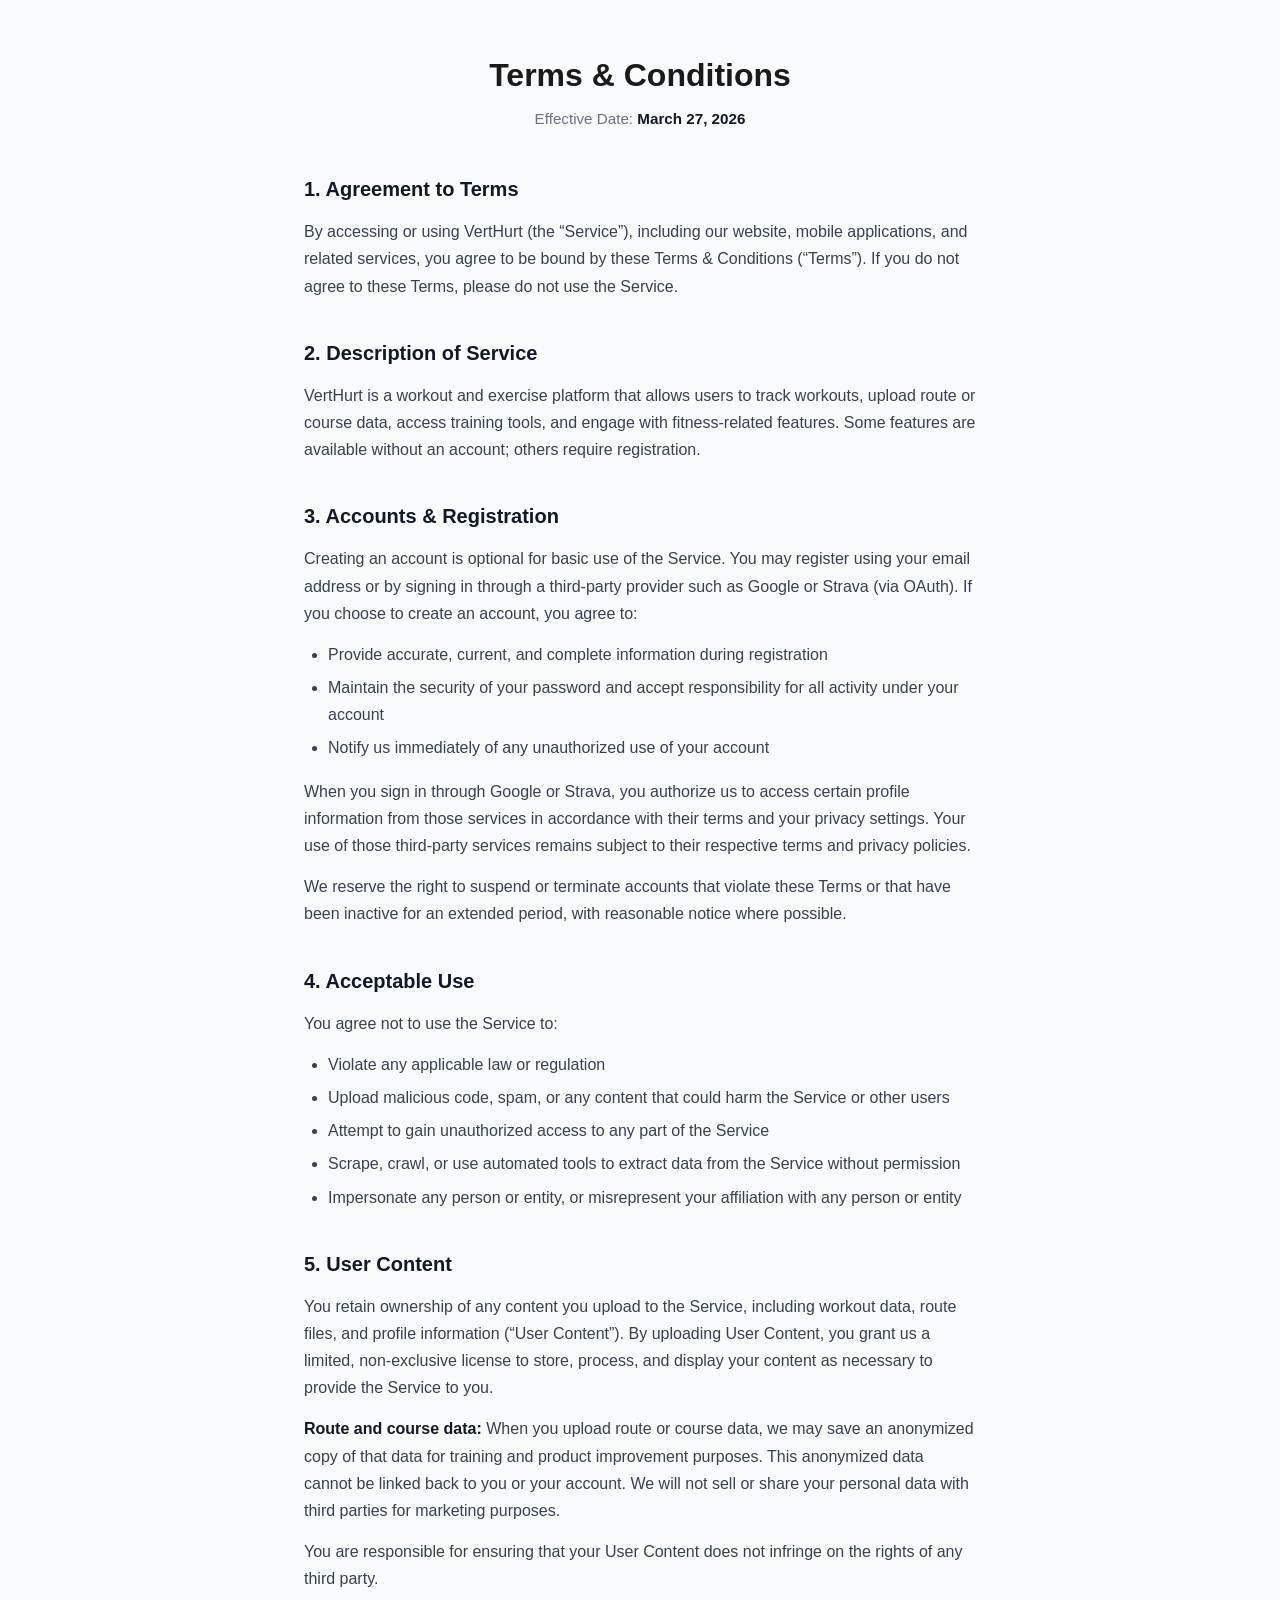
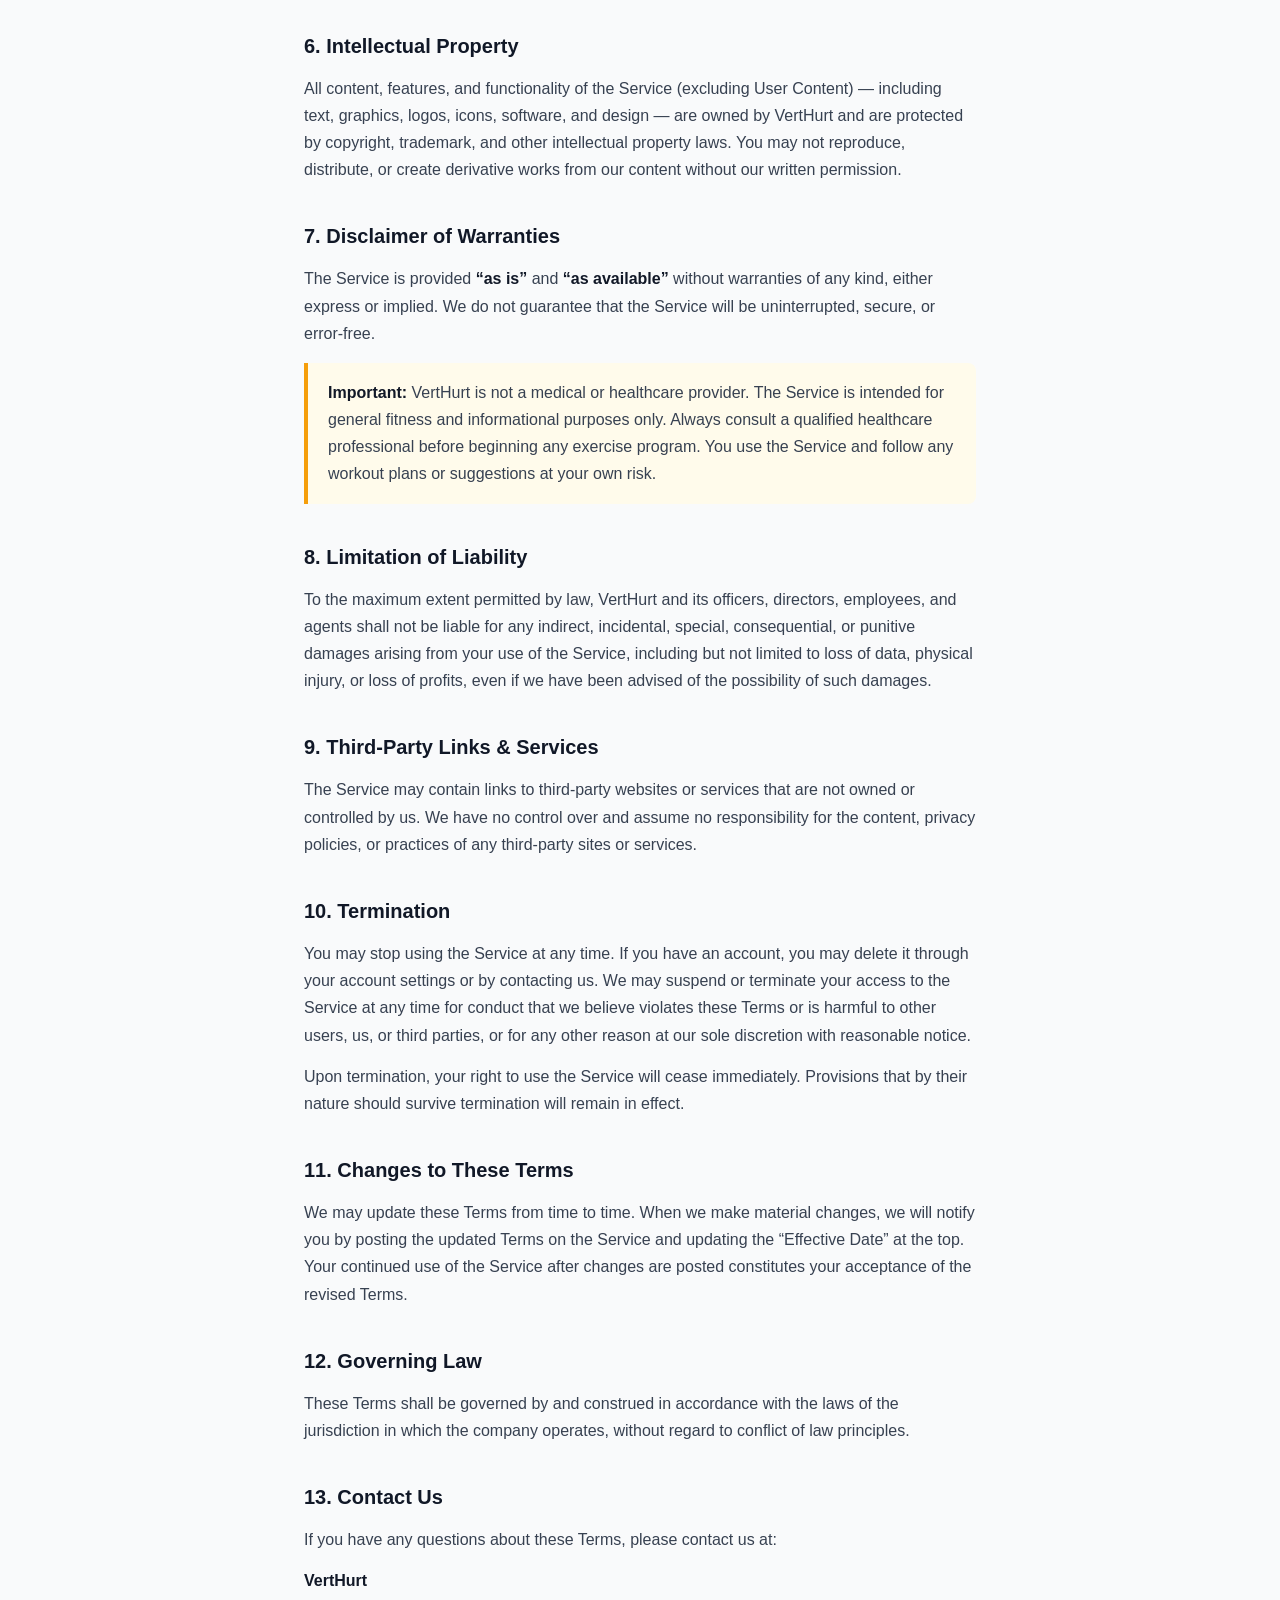
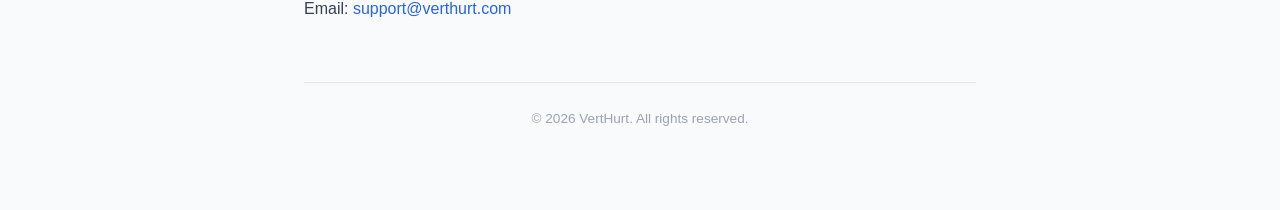
<file: static/terms.html>
<!DOCTYPE html>
<html lang="en">
<head>
  <meta charset="UTF-8">
  <meta name="viewport" content="width=device-width, initial-scale=1.0">
  <title>Terms &amp; Conditions | VertHurt</title>
  <style>
    *, *::before, *::after { box-sizing: border-box; margin: 0; padding: 0; }

    body {
      font-family: -apple-system, BlinkMacSystemFont, "Segoe UI", Roboto, Helvetica, Arial, sans-serif;
      color: #1a1a1a;
      background: #f9fafb;
      line-height: 1.7;
      -webkit-font-smoothing: antialiased;
    }

    .container {
      max-width: 720px;
      margin: 0 auto;
      padding: 48px 24px 80px;
    }

    h1 {
      font-size: 2rem;
      font-weight: 700;
      text-align: center;
      margin-bottom: 4px;
    }

    .effective-date {
      text-align: center;
      color: #6b7280;
      font-size: 0.95rem;
      margin-bottom: 40px;
    }

    h2 {
      font-size: 1.25rem;
      font-weight: 600;
      margin-top: 36px;
      margin-bottom: 12px;
      color: #111827;
    }

    p {
      margin-bottom: 14px;
      font-size: 1rem;
      color: #374151;
    }

    ul {
      margin: 8px 0 16px 24px;
      padding: 0;
    }

    ul li {
      margin-bottom: 6px;
      font-size: 1rem;
      color: #374151;
    }

    strong { color: #111827; }

    .callout {
      background: #fffbeb;
      border-left: 4px solid #f59e0b;
      padding: 16px 20px;
      border-radius: 0 8px 8px 0;
      margin: 16px 0;
    }

    .callout p { margin-bottom: 0; }

    a { color: #2563eb; text-decoration: none; }
    a:hover { text-decoration: underline; }

    footer {
      text-align: center;
      color: #9ca3af;
      font-size: 0.85rem;
      margin-top: 60px;
      padding-top: 24px;
      border-top: 1px solid #e5e7eb;
    }
  </style>
</head>
<body>
  <div class="container">
    <h1>Terms &amp; Conditions</h1>
    <p class="effective-date">Effective Date: <strong>March 27, 2026</strong></p>

    <h2>1. Agreement to Terms</h2>
    <p>By accessing or using VertHurt (the &ldquo;Service&rdquo;), including our website, mobile applications, and related services, you agree to be bound by these Terms &amp; Conditions (&ldquo;Terms&rdquo;). If you do not agree to these Terms, please do not use the Service.</p>

    <h2>2. Description of Service</h2>
    <p>VertHurt is a workout and exercise platform that allows users to track workouts, upload route or course data, access training tools, and engage with fitness-related features. Some features are available without an account; others require registration.</p>

    <h2>3. Accounts &amp; Registration</h2>
    <p>Creating an account is optional for basic use of the Service. You may register using your email address or by signing in through a third-party provider such as Google or Strava (via OAuth). If you choose to create an account, you agree to:</p>
    <ul>
      <li>Provide accurate, current, and complete information during registration</li>
      <li>Maintain the security of your password and accept responsibility for all activity under your account</li>
      <li>Notify us immediately of any unauthorized use of your account</li>
    </ul>
    <p>When you sign in through Google or Strava, you authorize us to access certain profile information from those services in accordance with their terms and your privacy settings. Your use of those third-party services remains subject to their respective terms and privacy policies.</p>
    <p>We reserve the right to suspend or terminate accounts that violate these Terms or that have been inactive for an extended period, with reasonable notice where possible.</p>

    <h2>4. Acceptable Use</h2>
    <p>You agree not to use the Service to:</p>
    <ul>
      <li>Violate any applicable law or regulation</li>
      <li>Upload malicious code, spam, or any content that could harm the Service or other users</li>
      <li>Attempt to gain unauthorized access to any part of the Service</li>
      <li>Scrape, crawl, or use automated tools to extract data from the Service without permission</li>
      <li>Impersonate any person or entity, or misrepresent your affiliation with any person or entity</li>
    </ul>

    <h2>5. User Content</h2>
    <p>You retain ownership of any content you upload to the Service, including workout data, route files, and profile information (&ldquo;User Content&rdquo;). By uploading User Content, you grant us a limited, non-exclusive license to store, process, and display your content as necessary to provide the Service to you.</p>
    <p><strong>Route and course data:</strong> When you upload route or course data, we may save an anonymized copy of that data for training and product improvement purposes. This anonymized data cannot be linked back to you or your account. We will not sell or share your personal data with third parties for marketing purposes.</p>
    <p>You are responsible for ensuring that your User Content does not infringe on the rights of any third party.</p>

    <h2>6. Intellectual Property</h2>
    <p>All content, features, and functionality of the Service (excluding User Content) &mdash; including text, graphics, logos, icons, software, and design &mdash; are owned by VertHurt and are protected by copyright, trademark, and other intellectual property laws. You may not reproduce, distribute, or create derivative works from our content without our written permission.</p>

    <h2>7. Disclaimer of Warranties</h2>
    <p>The Service is provided <strong>&ldquo;as is&rdquo;</strong> and <strong>&ldquo;as available&rdquo;</strong> without warranties of any kind, either express or implied. We do not guarantee that the Service will be uninterrupted, secure, or error-free.</p>
    <div class="callout">
      <p><strong>Important:</strong> VertHurt is not a medical or healthcare provider. The Service is intended for general fitness and informational purposes only. Always consult a qualified healthcare professional before beginning any exercise program. You use the Service and follow any workout plans or suggestions at your own risk.</p>
    </div>

    <h2>8. Limitation of Liability</h2>
    <p>To the maximum extent permitted by law, VertHurt and its officers, directors, employees, and agents shall not be liable for any indirect, incidental, special, consequential, or punitive damages arising from your use of the Service, including but not limited to loss of data, physical injury, or loss of profits, even if we have been advised of the possibility of such damages.</p>

    <h2>9. Third-Party Links &amp; Services</h2>
    <p>The Service may contain links to third-party websites or services that are not owned or controlled by us. We have no control over and assume no responsibility for the content, privacy policies, or practices of any third-party sites or services.</p>

    <h2>10. Termination</h2>
    <p>You may stop using the Service at any time. If you have an account, you may delete it through your account settings or by contacting us. We may suspend or terminate your access to the Service at any time for conduct that we believe violates these Terms or is harmful to other users, us, or third parties, or for any other reason at our sole discretion with reasonable notice.</p>
    <p>Upon termination, your right to use the Service will cease immediately. Provisions that by their nature should survive termination will remain in effect.</p>

    <h2>11. Changes to These Terms</h2>
    <p>We may update these Terms from time to time. When we make material changes, we will notify you by posting the updated Terms on the Service and updating the &ldquo;Effective Date&rdquo; at the top. Your continued use of the Service after changes are posted constitutes your acceptance of the revised Terms.</p>

    <h2>12. Governing Law</h2>
    <p>These Terms shall be governed by and construed in accordance with the laws of the jurisdiction in which the company operates, without regard to conflict of law principles.</p>

    <h2>13. Contact Us</h2>
    <p>If you have any questions about these Terms, please contact us at:</p>
    <p><strong>VertHurt</strong><br>Email: <a href="mailto:support@verthurt.com">support@verthurt.com</a></p>

    <footer>&copy; 2026 VertHurt. All rights reserved.</footer>
  </div>
</body>
</html>
</file>
